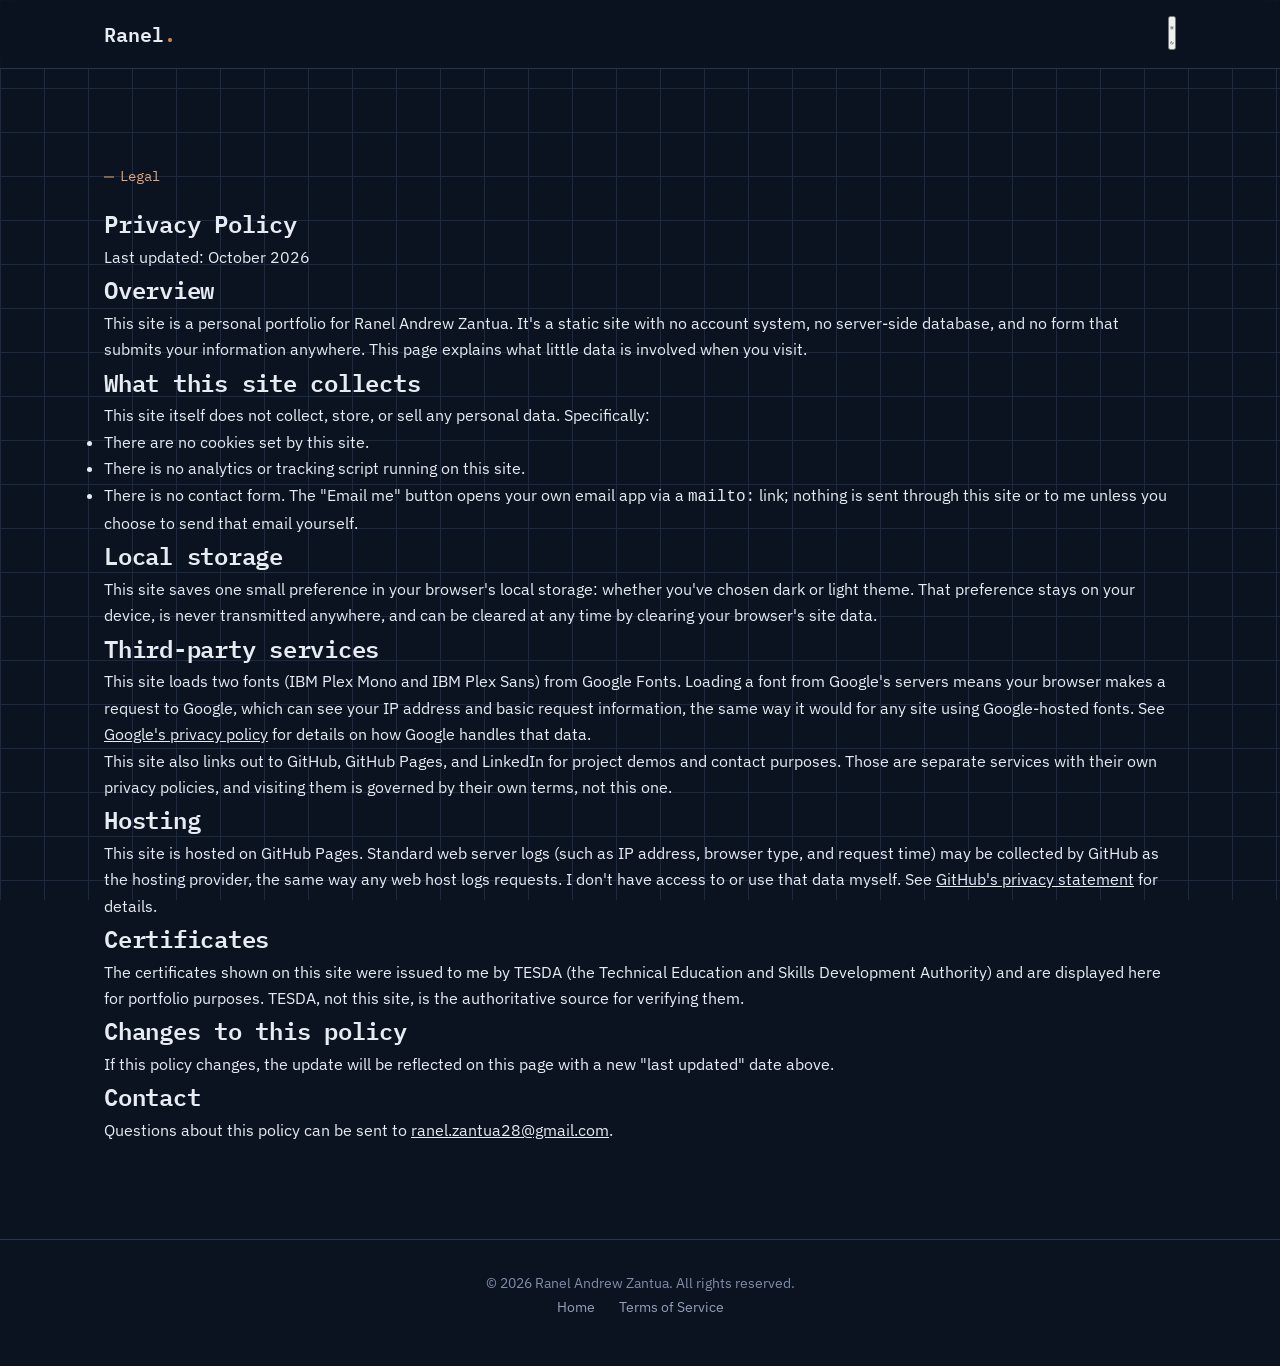
<file: privacy.html>
<!DOCTYPE html>
<html lang="en">
<script>document.documentElement.classList.add('js');</script>
<head>
    <meta charset="UTF-8">
    <meta name="viewport" content="width=device-width, initial-scale=1.0">

    <title>Privacy Policy | Ranel Zantua</title>
    <meta name="description" content="Privacy policy for Ranel Andrew Zantua's portfolio site: what data is and isn't collected, and how it's used.">
    <meta name="robots" content="index, follow">
    <link rel="canonical" href="https://rzantua022.github.io/My-Portfolio/privacy.html">
    <meta name="theme-color" content="#0b1220">

    <link rel="icon" href="assets/favicon.svg" type="image/svg+xml">
    <link rel="alternate icon" href="assets/favicon-32.png" type="image/png">
    <link rel="apple-touch-icon" href="assets/apple-touch-icon.png">

    <link rel="preconnect" href="https://fonts.googleapis.com">
    <link rel="preconnect" href="https://fonts.gstatic.com" crossorigin>
    <link href="https://fonts.googleapis.com/css2?family=IBM+Plex+Mono:wght@400;500;600&family=IBM+Plex+Sans:wght@400;500;600;700&display=swap" rel="stylesheet">

    <link rel="stylesheet" href="style.css">
</head>

<body>

    <a href="#main-content" class="skip-link">Skip to content</a>

    <header>
        <nav>
            <a href="index.html#top" class="logo">Ranel<span>.</span></a>

            <div class="nav-right">
                <button class="icon-btn" id="themeToggle" aria-label="Toggle dark or light theme">
                    <svg class="icon-sun" viewBox="0 0 24 24" fill="none" stroke="currentColor" stroke-width="2" stroke-linecap="round" stroke-linejoin="round" aria-hidden="true">
                        <circle cx="12" cy="12" r="4"></circle>
                        <path d="M12 2v2M12 20v2M4.93 4.93l1.41 1.41M17.66 17.66l1.41 1.41M2 12h2M20 12h2M4.93 19.07l1.41-1.41M17.66 6.34l1.41-1.41"></path>
                    </svg>
                    <svg class="icon-moon" viewBox="0 0 24 24" fill="none" stroke="currentColor" stroke-width="2" stroke-linecap="round" stroke-linejoin="round" aria-hidden="true">
                        <path d="M21 12.79A9 9 0 1 1 11.21 3 7 7 0 0 0 21 12.79Z"></path>
                    </svg>
                </button>
            </div>
        </nav>
    </header>

    <main id="main-content">
        <section class="legal-page">
            <p class="hero-kicker">Legal</p>
            <h1>Privacy Policy</h1>
            <p class="legal-updated">Last updated: October 2026</p>

            <h2>Overview</h2>
            <p>
                This site is a personal portfolio for Ranel Andrew Zantua. It's a static
                site with no account system, no server-side database, and no form that
                submits your information anywhere. This page explains what little data
                is involved when you visit.
            </p>

            <h2>What this site collects</h2>
            <p>This site itself does not collect, store, or sell any personal data. Specifically:</p>
            <ul>
                <li>There are no cookies set by this site.</li>
                <li>There is no analytics or tracking script running on this site.</li>
                <li>There is no contact form. The "Email me" button opens your own email app via a <code>mailto:</code> link; nothing is sent through this site or to me unless you choose to send that email yourself.</li>
            </ul>

            <h2>Local storage</h2>
            <p>
                This site saves one small preference in your browser's local storage: whether
                you've chosen dark or light theme. That preference stays on your device,
                is never transmitted anywhere, and can be cleared at any time by clearing
                your browser's site data.
            </p>

            <h2>Third-party services</h2>
            <p>
                This site loads two fonts (IBM Plex Mono and IBM Plex Sans) from Google
                Fonts. Loading a font from Google's servers means your browser makes a
                request to Google, which can see your IP address and basic request
                information, the same way it would for any site using Google-hosted fonts.
                See
                <a href="https://policies.google.com/privacy" target="_blank" rel="noopener">Google's privacy policy</a>
                for details on how Google handles that data.
            </p>
            <p>
                This site also links out to GitHub, GitHub Pages, and LinkedIn for project
                demos and contact purposes. Those are separate services with their own
                privacy policies, and visiting them is governed by their own terms, not this one.
            </p>

            <h2>Hosting</h2>
            <p>
                This site is hosted on GitHub Pages. Standard web server logs (such as IP
                address, browser type, and request time) may be collected by GitHub as the
                hosting provider, the same way any web host logs requests. I don't have
                access to or use that data myself. See
                <a href="https://docs.github.com/en/site-policy/privacy-policies/github-general-privacy-statement" target="_blank" rel="noopener">GitHub's privacy statement</a>
                for details.
            </p>

            <h2>Certificates</h2>
            <p>
                The certificates shown on this site were issued to me by TESDA (the
                Technical Education and Skills Development Authority) and are displayed
                here for portfolio purposes. TESDA, not this site, is the authoritative
                source for verifying them.
            </p>

            <h2>Changes to this policy</h2>
            <p>
                If this policy changes, the update will be reflected on this page with a
                new "last updated" date above.
            </p>

            <h2>Contact</h2>
            <p>
                Questions about this policy can be sent to
                <a href="mailto:ranel.zantua28@gmail.com">ranel.zantua28@gmail.com</a>.
            </p>
        </section>
    </main>

    <footer>
        <p>&copy; 2026 Ranel Andrew Zantua. All rights reserved.</p>
        <div class="footer-links">
            <a href="index.html#top">Home</a>
            <a href="terms.html">Terms of Service</a>
        </div>
    </footer>

    <script src="script.js"></script>

</body>

</html>
</file>
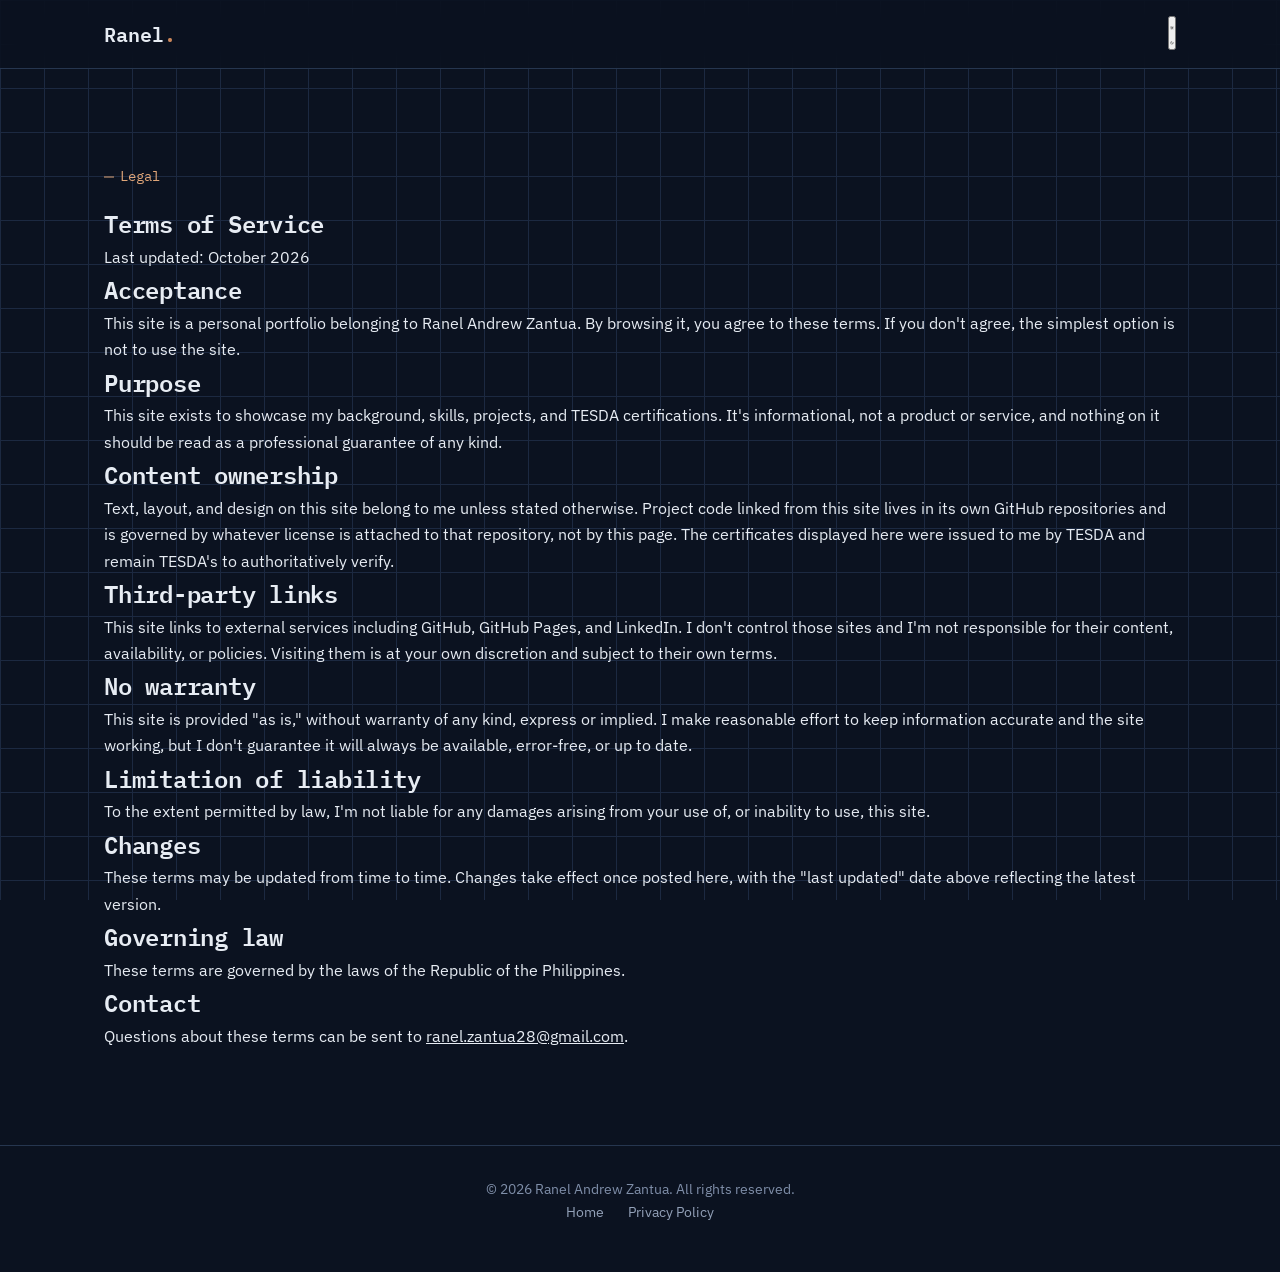
<file: terms.html>
<!DOCTYPE html>
<html lang="en">
<script>document.documentElement.classList.add('js');</script>
<head>
    <meta charset="UTF-8">
    <meta name="viewport" content="width=device-width, initial-scale=1.0">

    <title>Terms of Service | Ranel Zantua</title>
    <meta name="description" content="Terms of service for Ranel Andrew Zantua's portfolio site.">
    <meta name="robots" content="index, follow">
    <link rel="canonical" href="https://rzantua022.github.io/My-Portfolio/terms.html">
    <meta name="theme-color" content="#0b1220">

    <link rel="icon" href="assets/favicon.svg" type="image/svg+xml">
    <link rel="alternate icon" href="assets/favicon-32.png" type="image/png">
    <link rel="apple-touch-icon" href="assets/apple-touch-icon.png">

    <link rel="preconnect" href="https://fonts.googleapis.com">
    <link rel="preconnect" href="https://fonts.gstatic.com" crossorigin>
    <link href="https://fonts.googleapis.com/css2?family=IBM+Plex+Mono:wght@400;500;600&family=IBM+Plex+Sans:wght@400;500;600;700&display=swap" rel="stylesheet">

    <link rel="stylesheet" href="style.css">
</head>

<body>

    <a href="#main-content" class="skip-link">Skip to content</a>

    <header>
        <nav>
            <a href="index.html#top" class="logo">Ranel<span>.</span></a>

            <div class="nav-right">
                <button class="icon-btn" id="themeToggle" aria-label="Toggle dark or light theme">
                    <svg class="icon-sun" viewBox="0 0 24 24" fill="none" stroke="currentColor" stroke-width="2" stroke-linecap="round" stroke-linejoin="round" aria-hidden="true">
                        <circle cx="12" cy="12" r="4"></circle>
                        <path d="M12 2v2M12 20v2M4.93 4.93l1.41 1.41M17.66 17.66l1.41 1.41M2 12h2M20 12h2M4.93 19.07l1.41-1.41M17.66 6.34l1.41-1.41"></path>
                    </svg>
                    <svg class="icon-moon" viewBox="0 0 24 24" fill="none" stroke="currentColor" stroke-width="2" stroke-linecap="round" stroke-linejoin="round" aria-hidden="true">
                        <path d="M21 12.79A9 9 0 1 1 11.21 3 7 7 0 0 0 21 12.79Z"></path>
                    </svg>
                </button>
            </div>
        </nav>
    </header>

    <main id="main-content">
        <section class="legal-page">
            <p class="hero-kicker">Legal</p>
            <h1>Terms of Service</h1>
            <p class="legal-updated">Last updated: October 2026</p>

            <h2>Acceptance</h2>
            <p>
                This site is a personal portfolio belonging to Ranel Andrew Zantua. By
                browsing it, you agree to these terms. If you don't agree, the simplest
                option is not to use the site.
            </p>

            <h2>Purpose</h2>
            <p>
                This site exists to showcase my background, skills, projects, and TESDA
                certifications. It's informational, not a product or service, and nothing
                on it should be read as a professional guarantee of any kind.
            </p>

            <h2>Content ownership</h2>
            <p>
                Text, layout, and design on this site belong to me unless stated otherwise.
                Project code linked from this site lives in its own GitHub repositories and
                is governed by whatever license is attached to that repository, not by this
                page. The certificates displayed here were issued to me by TESDA and remain
                TESDA's to authoritatively verify.
            </p>

            <h2>Third-party links</h2>
            <p>
                This site links to external services including GitHub, GitHub Pages, and
                LinkedIn. I don't control those sites and I'm not responsible for their
                content, availability, or policies. Visiting them is at your own discretion
                and subject to their own terms.
            </p>

            <h2>No warranty</h2>
            <p>
                This site is provided "as is," without warranty of any kind, express or
                implied. I make reasonable effort to keep information accurate and the site
                working, but I don't guarantee it will always be available, error-free, or
                up to date.
            </p>

            <h2>Limitation of liability</h2>
            <p>
                To the extent permitted by law, I'm not liable for any damages arising from
                your use of, or inability to use, this site.
            </p>

            <h2>Changes</h2>
            <p>
                These terms may be updated from time to time. Changes take effect once
                posted here, with the "last updated" date above reflecting the latest version.
            </p>

            <h2>Governing law</h2>
            <p>
                These terms are governed by the laws of the Republic of the Philippines.
            </p>

            <h2>Contact</h2>
            <p>
                Questions about these terms can be sent to
                <a href="mailto:ranel.zantua28@gmail.com">ranel.zantua28@gmail.com</a>.
            </p>
        </section>
    </main>

    <footer>
        <p>&copy; 2026 Ranel Andrew Zantua. All rights reserved.</p>
        <div class="footer-links">
            <a href="index.html#top">Home</a>
            <a href="privacy.html">Privacy Policy</a>
        </div>
    </footer>

    <script src="script.js"></script>

</body>

</html>
</file>
<file: style.css>
/* -------------------------------------------------------
   Tokens
   Breakpoints (not usable in var(), so documented here):
   tablet <= 1024px, mobile <= 640px
------------------------------------------------------- */
:root {
    /* Color */
    --bg: #0b1220;
    --panel: #111a2c;
    --panel-raised: #16213a;
    --line: #26364f;
    --line-soft: #1c2941;

    --text: #e7ecf3;
    --text-muted: #93a1b8;
    --text-faint: #7f8ea8;

    --copper: #c9865a;
    --copper-bright: #e0a679;
    --teal: #6fb7ae;

    --on-copper: #16110b;
    --paper: #ffffff;
    --glass: rgba(11, 18, 32, 0.86);
    --overlay: rgba(6, 10, 18, 0.88);

    /* Type */
    --font-mono: 'IBM Plex Mono', ui-monospace, 'SFMono-Regular', Menlo, monospace;
    --font-sans: 'IBM Plex Sans', -apple-system, BlinkMacSystemFont, 'Segoe UI', sans-serif;

    --fs-label: 12px;
    --fs-small: 14px;
    --fs-body: 16px;
    --fs-lede: 18px;
    --fs-h3: 20px;
    --fs-stat: 24px;
    --fs-h2: 32px;
    --fs-display: clamp(40px, 5.4vw, 64px);
    --fs-error: clamp(72px, 14vw, 140px);

    /* Spacing (4px base) */
    --space-1: 4px;
    --space-2: 8px;
    --space-3: 12px;
    --space-4: 16px;
    --space-5: 24px;
    --space-6: 32px;
    --space-7: 48px;
    --space-8: 64px;
    --space-9: 96px;

    /* Shape and depth */
    --radius-s: 4px;
    --radius-m: 10px;
    --radius-full: 9999px;
    --shadow-card: 0 12px 28px -14px rgba(0, 0, 0, 0.55);

    /* Motion */
    --dur-fast: 150ms;
    --dur-base: 250ms;
    --dur-slow: 500ms;
    --ease: cubic-bezier(0.16, 1, 0.3, 1);
    --stagger: 80ms;

    /* Layout */
    --content-w: 1120px;
    --grid-size: 44px;
}

* {
    margin: 0;
    padding: 0;
    box-sizing: border-box;
}

html {
    scroll-behavior: smooth;
}

@media (prefers-reduced-motion: reduce) {
    html {
        scroll-behavior: auto;
    }
    * {
        animation-duration: 0.001ms !important;
        animation-delay: 0s !important;
        transition-duration: 0.001ms !important;
        transition-delay: 0s !important;
    }
}

body {
    font-family: var(--font-sans);
    font-size: var(--fs-body);
    line-height: 1.65;
    background:
        linear-gradient(var(--line-soft) 1px, transparent 1px) 0 0 / 100% var(--grid-size),
        linear-gradient(90deg, var(--line-soft) 1px, transparent 1px) 0 0 / var(--grid-size) 100%,
        var(--bg);
    background-attachment: fixed;
    color: var(--text);
}

::selection {
    background: var(--copper);
    color: var(--on-copper);
}

a {
    color: inherit;
}

img {
    display: block;
    max-width: 100%;
}

:focus-visible {
    outline: 2px solid var(--copper-bright);
    outline-offset: 3px;
}

main:focus {
    outline: none;
}

h1, h2, h3 {
    font-family: var(--font-mono);
    font-weight: 600;
    letter-spacing: -0.01em;
}

.skip-link {
    position: absolute;
    top: -100px;
    left: var(--space-4);
    z-index: 3000;
    padding: var(--space-2) var(--space-4);
    background: var(--copper);
    color: var(--on-copper);
    font-size: var(--fs-small);
    font-weight: 500;
    text-decoration: none;
    border-radius: var(--radius-s);
}

.skip-link:focus {
    top: var(--space-3);
}

/* -------------------------------------------------------
   Shared components
------------------------------------------------------- */
.card {
    background: var(--panel);
    border: 1px solid var(--line);
    border-radius: var(--radius-m);
}

.card-interactive {
    transition: border-color var(--dur-base) ease,
                transform var(--dur-base) var(--ease),
                box-shadow var(--dur-base) var(--ease);
}

.card-interactive:hover {
    border-color: var(--copper);
    transform: translateY(calc(var(--space-1) * -1));
    box-shadow: var(--shadow-card);
}

.card-link {
    display: inline-block;
    margin-top: auto;
    padding-top: var(--space-4);
    border-top: 1px solid var(--line-soft);
    font-size: var(--fs-small);
    font-weight: 500;
    color: var(--copper-bright);
    text-decoration: none;
    transition: color var(--dur-fast) ease;
}

.card-link:hover {
    color: var(--copper);
}

.tag-row {
    display: flex;
    flex-wrap: wrap;
    gap: var(--space-2);
}

.tag {
    padding: var(--space-2) var(--space-3);
    border: 1px solid var(--line);
    border-radius: var(--radius-s);
    font-size: var(--fs-small);
    color: var(--text);
    background: var(--panel-raised);
}

.tag-small {
    padding: var(--space-1) var(--space-3);
    color: var(--text-muted);
}

.btn {
    display: inline-block;
    padding: var(--space-3) var(--space-5);
    border-radius: var(--radius-s);
    font-size: var(--fs-body);
    font-weight: 500;
    text-decoration: none;
    transition: transform var(--dur-base) var(--ease),
                background var(--dur-fast) ease,
                border-color var(--dur-fast) ease,
                color var(--dur-fast) ease;
}

.btn:active {
    transform: translateY(0) scale(0.97);
}

.btn-primary {
    background: var(--copper);
    color: var(--on-copper);
}

.btn-primary:hover {
    background: var(--copper-bright);
    transform: translateY(-2px);
}

.btn-ghost {
    border: 1px solid var(--line);
    color: var(--text);
}

.btn-ghost:hover {
    border-color: var(--copper);
    color: var(--copper-bright);
    transform: translateY(-2px);
}

/* -------------------------------------------------------
   Scroll reveal
------------------------------------------------------- */
.reveal {
    transition: opacity var(--dur-slow) var(--ease), transform var(--dur-slow) var(--ease);
}

/* Only pre-hide once JS confirms it can run and un-hide, so content
   never stays invisible if JS fails to load. */
html.js .reveal {
    opacity: 0;
    transform: translateY(var(--space-5));
}

html.js .reveal.is-visible {
    opacity: 1;
    transform: none;
}

/* Cards enter with a stagger. This uses animation (not transition) so
   the delay never leaks into hover behavior. */
html.js .reveal.is-visible .card-interactive,
html.js .reveal.is-visible .skill-group {
    animation: rise var(--dur-slow) var(--ease) backwards;
    animation-delay: calc(var(--i, 0) * var(--stagger));
}

.project-grid > :nth-child(1),
.certification-container > :nth-child(1),
.skills-grid > :nth-child(1) { --i: 1; }
.project-grid > :nth-child(2),
.certification-container > :nth-child(2),
.skills-grid > :nth-child(2) { --i: 2; }
.project-grid > :nth-child(3),
.certification-container > :nth-child(3),
.skills-grid > :nth-child(3) { --i: 3; }
.project-grid > :nth-child(4) { --i: 4; }

@keyframes rise {
    from { opacity: 0; transform: translateY(14px); }
    to { opacity: 1; transform: translateY(0); }
}

/* -------------------------------------------------------
   Header / nav
------------------------------------------------------- */
header {
    position: sticky;
    top: 0;
    z-index: 1000;
    background: var(--glass);
    backdrop-filter: blur(10px);
    border-bottom: 1px solid var(--line);
}

nav {
    max-width: var(--content-w);
    margin: auto;
    padding: var(--space-4) var(--space-5);

    display: flex;
    justify-content: space-between;
    align-items: center;
}

.logo {
    font-family: var(--font-mono);
    font-size: var(--fs-h3);
    font-weight: 600;
    text-decoration: none;
    color: var(--text);
}

.logo span {
    color: var(--copper);
}

nav ul {
    list-style: none;
    display: flex;
    gap: var(--space-6);
}

nav ul a {
    font-family: var(--font-sans);
    font-size: var(--fs-small);
    color: var(--text-muted);
    text-decoration: none;
    padding-bottom: 2px;
    border-bottom: 1px solid transparent;
    transition: color var(--dur-fast) ease, border-color var(--dur-fast) ease;
}

nav ul a:hover,
nav ul a[aria-current="true"] {
    color: var(--text);
    border-color: var(--copper);
}

.nav-toggle {
    display: none;
    flex-direction: column;
    justify-content: center;
    gap: var(--space-1);
    width: 44px;
    height: 44px;
    background: none;
    border: 1px solid var(--line);
    border-radius: var(--radius-s);
    cursor: pointer;
}

.nav-toggle span {
    display: block;
    height: 2px;
    background: var(--text);
    margin: 0 var(--space-3);
}

/* -------------------------------------------------------
   Layout helpers
------------------------------------------------------- */
section {
    max-width: var(--content-w);
    margin: auto;
    padding: var(--space-9) var(--space-5);
}

.section-head {
    margin-bottom: var(--space-7);
}

.section-head h2 {
    font-size: var(--fs-h2);
    color: var(--text);
}

.section-note {
    margin-top: var(--space-2);
    color: var(--text-faint);
    font-size: var(--fs-small);
}

/* -------------------------------------------------------
   Hero
------------------------------------------------------- */
#hero {
    min-height: 92vh;
    min-height: 92svh;
    display: grid;
    grid-template-columns: 1.2fr 0.8fr;
    gap: var(--space-7);
    align-items: center;
    padding-top: var(--space-8);
    padding-bottom: var(--space-8);
}

.hero-kicker {
    font-family: var(--font-mono);
    font-size: var(--fs-small);
    color: var(--copper-bright);
    margin-bottom: var(--space-4);
    position: relative;
    padding-left: var(--space-4);
}

.hero-kicker::before {
    content: '';
    position: absolute;
    left: 0;
    top: 50%;
    transform: translateY(-50%);
    width: 10px;
    height: 1px;
    background: var(--copper-bright);
}

#hero h1 {
    font-size: var(--fs-display);
    line-height: 1.1;
    color: var(--text);
    max-width: 13ch;
    animation: rise var(--dur-slow) var(--ease) both;
}

.hero-lede {
    margin-top: var(--space-5);
    max-width: 46ch;
    color: var(--text-muted);
    font-size: var(--fs-lede);
    animation: rise var(--dur-slow) var(--ease) calc(var(--stagger) * 1) both;
}

.hero-actions {
    display: flex;
    gap: var(--space-3);
    margin-top: var(--space-6);
    flex-wrap: wrap;
    animation: rise var(--dur-slow) var(--ease) calc(var(--stagger) * 2) both;
}

.hero-stats {
    display: flex;
    flex-wrap: wrap;
    gap: var(--space-5) var(--space-6);
    margin-top: var(--space-7);
    padding-top: var(--space-5);
    border-top: 1px solid var(--line);
    max-width: 64ch;
    animation: rise var(--dur-slow) var(--ease) calc(var(--stagger) * 3) both;
}

.hero-stats dt {
    font-family: var(--font-mono);
    font-size: var(--fs-stat);
    color: var(--text);
}

.hero-stats dd {
    font-size: var(--fs-small);
    color: var(--text-faint);
    margin-top: var(--space-1);
}

/* Hero photo: schematic component frame */
.hero-frame {
    position: relative;
    justify-self: center;
    width: min(340px, 100%);
    aspect-ratio: 3 / 4;
    animation: rise var(--dur-slow) var(--ease) calc(var(--stagger) * 1) both;
}

.hero-frame-inner {
    width: 100%;
    height: 100%;
    overflow: hidden;
    border-radius: var(--radius-s);
    border: 1px solid var(--line);
    background: var(--panel);
}

.hero-frame-inner img {
    width: 100%;
    height: 100%;
    object-fit: cover;
    filter: grayscale(0.25) contrast(1.03);
}

.corner {
    position: absolute;
    width: 22px;
    height: 22px;
    border: 2px solid var(--copper);
}

.corner-tl { top: calc(var(--space-2) * -1); left: calc(var(--space-2) * -1); border-right: none; border-bottom: none; }
.corner-tr { top: calc(var(--space-2) * -1); right: calc(var(--space-2) * -1); border-left: none; border-bottom: none; }
.corner-bl { bottom: calc(var(--space-2) * -1); left: calc(var(--space-2) * -1); border-right: none; border-top: none; }
.corner-br { bottom: calc(var(--space-2) * -1); right: calc(var(--space-2) * -1); border-left: none; border-top: none; }

/* -------------------------------------------------------
   About
------------------------------------------------------- */
.about-grid {
    display: grid;
    grid-template-columns: 1.4fr 1fr;
    gap: var(--space-7);
    align-items: start;
}

.about-text {
    color: var(--text-muted);
    font-size: var(--fs-lede);
    max-width: 60ch;
}

.about-facts {
    list-style: none;
    display: flex;
    flex-direction: column;
    gap: var(--space-4);
    padding: var(--space-5);
}

.about-facts li {
    display: flex;
    flex-direction: column;
    gap: var(--space-1);
    font-size: var(--fs-body);
    padding-bottom: var(--space-4);
    border-bottom: 1px solid var(--line-soft);
}

.about-facts li:last-child {
    border-bottom: none;
    padding-bottom: 0;
}

.fact-label {
    font-family: var(--font-mono);
    font-size: var(--fs-label);
    color: var(--copper-bright);
}

/* -------------------------------------------------------
   Skills
------------------------------------------------------- */
.skills-grid {
    display: grid;
    grid-template-columns: repeat(3, 1fr);
    gap: var(--space-5);
}

.skill-group {
    padding: var(--space-5);
}

.skill-group h3 {
    font-size: var(--fs-small);
    color: var(--text-muted);
    font-weight: 500;
    margin-bottom: var(--space-4);
}

/* -------------------------------------------------------
   Projects
------------------------------------------------------- */
.project-grid {
    display: grid;
    grid-template-columns: repeat(2, 1fr);
    gap: var(--space-5);
}

.project-card {
    display: flex;
    flex-direction: column;
    overflow: hidden;
}

.project-thumb {
    width: 100%;
    aspect-ratio: 3 / 1;
    display: flex;
    align-items: center;
    justify-content: center;
    background: var(--panel-raised);
    border-bottom: 1px solid var(--line);
}

.project-thumb svg {
    width: 40px;
    height: 40px;
    stroke: var(--text-faint);
}

.project-body {
    padding: var(--space-5);
    display: flex;
    flex-direction: column;
    gap: var(--space-2);
    flex: 1;
}

.project-body h3 {
    font-size: var(--fs-h3);
    line-height: 1.3;
    color: var(--text);
}

.project-body p {
    color: var(--text-muted);
    font-size: var(--fs-body);
    margin-bottom: var(--space-1);
}

/* -------------------------------------------------------
   Certifications
------------------------------------------------------- */
.certification-container {
    list-style: none;
    display: grid;
    grid-template-columns: repeat(3, 1fr);
    gap: 0;
    counter-reset: cert;
    position: relative;
}

.certification-card {
    position: relative;
    display: flex;
    flex-direction: column;
    border-radius: 0;
}

.certification-card + .certification-card {
    border-left: none;
}

.certification-card:first-child {
    border-radius: var(--radius-m) 0 0 var(--radius-m);
}

.certification-card:last-child {
    border-radius: 0 var(--radius-m) var(--radius-m) 0;
}

.certification-card:hover {
    z-index: 4;
}

.certification-card::before {
    counter-increment: cert;
    content: counter(cert);
    position: absolute;
    top: var(--space-3);
    left: var(--space-3);
    z-index: 2;
    width: 24px;
    height: 24px;
    display: flex;
    align-items: center;
    justify-content: center;
    font-family: var(--font-mono);
    font-size: var(--fs-label);
    color: var(--bg);
    background: var(--copper);
    border-radius: var(--radius-full);
}

.cert-thumb {
    display: block;
    width: 100%;
    aspect-ratio: 4 / 3;
    padding: 0;
    border: none;
    border-bottom: 1px solid var(--line);
    background: var(--paper);
    cursor: zoom-in;
    overflow: hidden;
}

.cert-thumb img {
    width: 100%;
    height: 100%;
    object-fit: cover;
    object-position: top;
    transition: transform var(--dur-base) var(--ease);
}

.cert-thumb:hover img {
    transform: scale(1.04);
}

.cert-body {
    padding: var(--space-5);
    display: flex;
    flex-direction: column;
    gap: var(--space-2);
    flex: 1;
}

.cert-body h3 {
    font-size: var(--fs-body);
    line-height: 1.4;
    color: var(--text);
}

.issuer {
    font-size: var(--fs-small);
    color: var(--text-muted);
}

.date {
    font-size: var(--fs-small);
    color: var(--text-faint);
}

.cert-code {
    font-family: var(--font-mono);
    font-size: var(--fs-label);
    color: var(--teal);
    margin-top: var(--space-1);
}

/* -------------------------------------------------------
   Contact
------------------------------------------------------- */
.contact-panel {
    padding: var(--space-7);
    display: flex;
    justify-content: space-between;
    align-items: center;
    gap: var(--space-6);
}

.contact-actions {
    display: flex;
    flex-wrap: wrap;
    gap: var(--space-3);
}

.contact-panel h2 {
    font-size: var(--fs-h2);
    line-height: 1.2;
    margin-bottom: var(--space-3);
}

.contact-panel p {
    color: var(--text-muted);
    max-width: 46ch;
}

/* -------------------------------------------------------
   Footer
------------------------------------------------------- */
.footer-links {
    display: flex;
    justify-content: center;
    gap: var(--space-5);
    margin-bottom: var(--space-4);
}

.footer-links a {
    color: var(--text-muted);
    text-decoration: none;
    transition: color var(--dur-fast) ease;
}

.footer-links a:hover {
    color: var(--copper-bright);
}

footer {
    text-align: center;
    padding: var(--space-6);
    border-top: 1px solid var(--line);
    color: var(--text-faint);
    font-size: var(--fs-small);
}

/* -------------------------------------------------------
   Lightbox
------------------------------------------------------- */
.lightbox {
    position: fixed;
    inset: 0;
    z-index: 2000;
    display: flex;
    align-items: center;
    justify-content: center;
    padding: var(--space-6);
}

.lightbox[hidden] {
    display: none;
}

.lightbox-backdrop {
    position: absolute;
    inset: 0;
    background: var(--overlay);
    backdrop-filter: blur(2px);
    animation: fade var(--dur-base) ease both;
}

.lightbox-content {
    position: relative;
    z-index: 1;
    max-width: min(900px, 100%);
    max-height: 100%;
    animation: rise var(--dur-base) var(--ease) both;
}

.lightbox-content img {
    max-width: 100%;
    max-height: 70vh;
    margin: 0 auto;
    border-radius: var(--radius-s);
    border: 1px solid var(--line);
}

.lightbox-close {
    position: absolute;
    top: -48px;
    right: 0;
    width: 40px;
    height: 40px;
    border-radius: var(--radius-full);
    border: 1px solid var(--line);
    background: var(--panel);
    color: var(--text);
    font-size: var(--fs-h3);
    line-height: 1;
    cursor: pointer;
    transition: border-color var(--dur-fast) ease, color var(--dur-fast) ease;
}

.lightbox-controls {
    display: flex;
    align-items: center;
    justify-content: center;
    gap: var(--space-4);
    margin-top: var(--space-4);
}

.lightbox-nav {
    width: 40px;
    height: 40px;
    border-radius: var(--radius-full);
    border: 1px solid var(--line);
    background: var(--panel);
    color: var(--text);
    font-size: var(--fs-h3);
    line-height: 1;
    cursor: pointer;
    transition: border-color var(--dur-fast) ease, color var(--dur-fast) ease;
}

.lightbox-caption {
    min-width: 12ch;
    text-align: center;
    font-family: var(--font-mono);
    font-size: var(--fs-small);
    color: var(--text-muted);
}

.lightbox-close:hover,
.lightbox-nav:hover {
    border-color: var(--copper);
    color: var(--copper-bright);
}

@keyframes fade {
    from { opacity: 0; }
    to { opacity: 1; }
}

/* -------------------------------------------------------
   404 page
------------------------------------------------------- */
.not-found {
    min-height: calc(100vh - 66px);
    min-height: calc(100svh - 66px);
    display: flex;
    flex-direction: column;
    align-items: flex-start;
    justify-content: center;
}

.not-found .hero-kicker {
    animation: rise var(--dur-slow) var(--ease) both;
}

.not-found-code {
    font-family: var(--font-mono);
    font-size: var(--fs-error);
    line-height: 1;
    color: var(--text);
    letter-spacing: -0.02em;
    animation: rise var(--dur-slow) var(--ease) calc(var(--stagger) * 1) both;
}

.not-found-code span {
    color: var(--copper);
}

.not-found-lede {
    margin-top: var(--space-4);
    max-width: 46ch;
    color: var(--text-muted);
    font-size: var(--fs-lede);
    animation: rise var(--dur-slow) var(--ease) calc(var(--stagger) * 2) both;
}

.not-found-actions {
    display: flex;
    gap: var(--space-3);
    margin-top: var(--space-6);
    flex-wrap: wrap;
    animation: rise var(--dur-slow) var(--ease) calc(var(--stagger) * 3) both;
}

.not-found-grid {
    position: absolute;
    inset: 0;
    pointer-events: none;
    overflow: hidden;
    z-index: -1;
}

.not-found-grid::before {
    content: '';
    position: absolute;
    inset: 0;
    background:
        radial-gradient(circle at 20% 30%, color-mix(in srgb, var(--copper) 6%, transparent), transparent 40%),
        radial-gradient(circle at 80% 70%, color-mix(in srgb, var(--teal) 5%, transparent), transparent 40%);
}

/* -------------------------------------------------------
   Responsive
------------------------------------------------------- */
@media (max-width: 1024px) {
    section {
        padding: var(--space-8) var(--space-5);
    }

    .about-grid {
        grid-template-columns: 1fr;
    }

    /* Certificates stack as horizontal cards at tablet width */
    .certification-container {
        grid-template-columns: 1fr;
        gap: var(--space-5);
    }

    .certification-card,
    .certification-card:first-child,
    .certification-card:last-child {
        flex-direction: row;
        border-radius: var(--radius-m);
    }

    .certification-card + .certification-card {
        border-left: 1px solid var(--line);
    }

    .cert-thumb {
        flex: 0 0 40%;
        width: auto;
        border-bottom: none;
        border-right: 1px solid var(--line);
    }
}

@media (max-width: 640px) {
    nav {
        padding: var(--space-3) var(--space-4);
    }

    nav ul {
        position: absolute;
        top: 100%;
        left: 0;
        right: 0;
        flex-direction: column;
        gap: 0;
        background: var(--bg);
        border-bottom: 1px solid var(--line);
        max-height: 0;
        overflow: hidden;
        visibility: hidden;
        transition: max-height var(--dur-base) var(--ease), visibility 0s linear var(--dur-base);
    }

    nav ul.open {
        max-height: 320px;
        visibility: visible;
        transition: max-height var(--dur-base) var(--ease), visibility 0s;
    }

    nav ul li {
        border-top: 1px solid var(--line-soft);
    }

    nav ul a {
        display: block;
        padding: var(--space-4) var(--space-5);
        border-bottom: none;
    }

    .nav-toggle {
        display: flex;
    }

    section {
        padding: var(--space-8) var(--space-4);
    }

    #hero {
        grid-template-columns: 1fr;
        text-align: left;
        padding-top: var(--space-6);
    }

    .hero-frame {
        order: -1;
        width: min(240px, 60vw);
        margin: 0 auto var(--space-5);
    }

    .hero-stats {
        gap: var(--space-4) var(--space-5);
    }

    .skills-grid,
    .project-grid {
        grid-template-columns: 1fr;
    }

    .skill-group,
    .about-facts,
    .cert-body,
    .project-body {
        padding: var(--space-4);
    }

    .certification-card,
    .certification-card:first-child,
    .certification-card:last-child {
        flex-direction: column;
    }

    .cert-thumb {
        flex: none;
        width: 100%;
        border-right: none;
        border-bottom: 1px solid var(--line);
    }

    .contact-panel {
        flex-direction: column;
        align-items: flex-start;
        padding: var(--space-5) var(--space-4);
    }

    .lightbox {
        padding: var(--space-4);
    }
}
</file>
